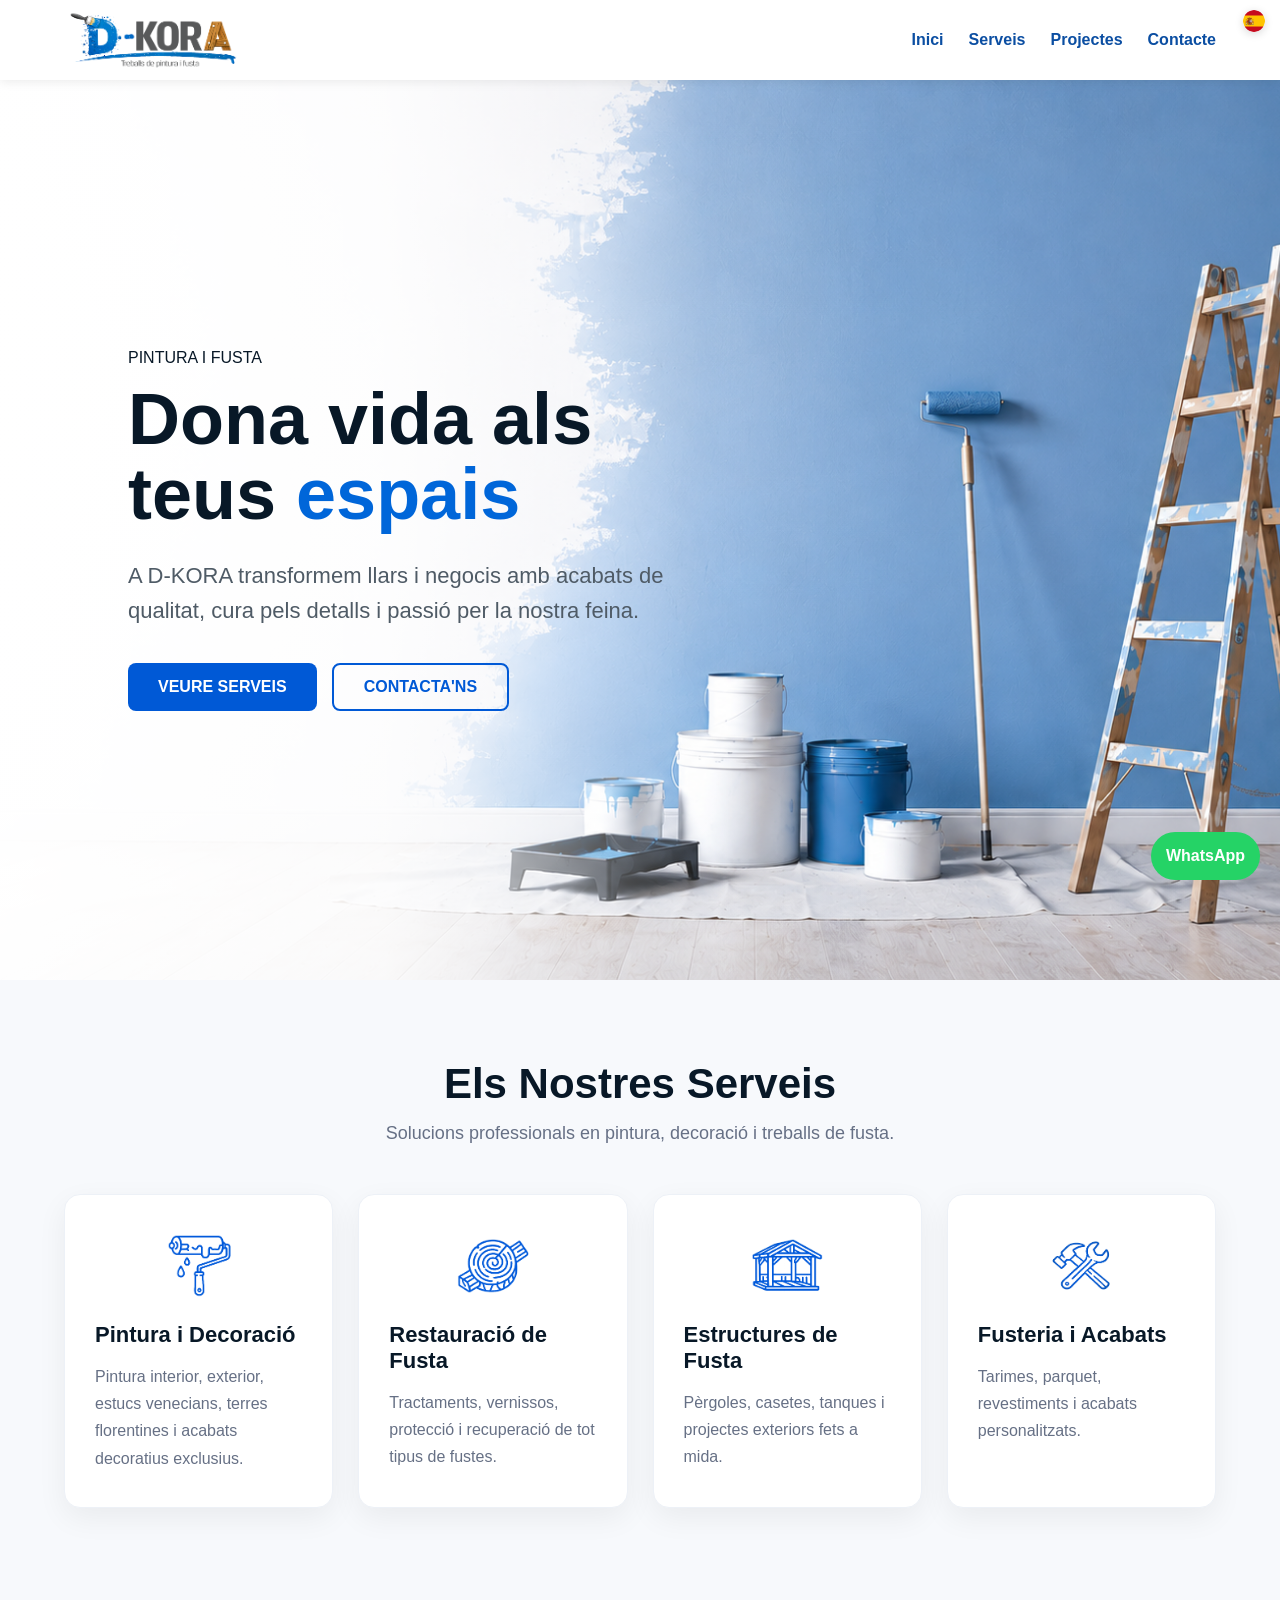
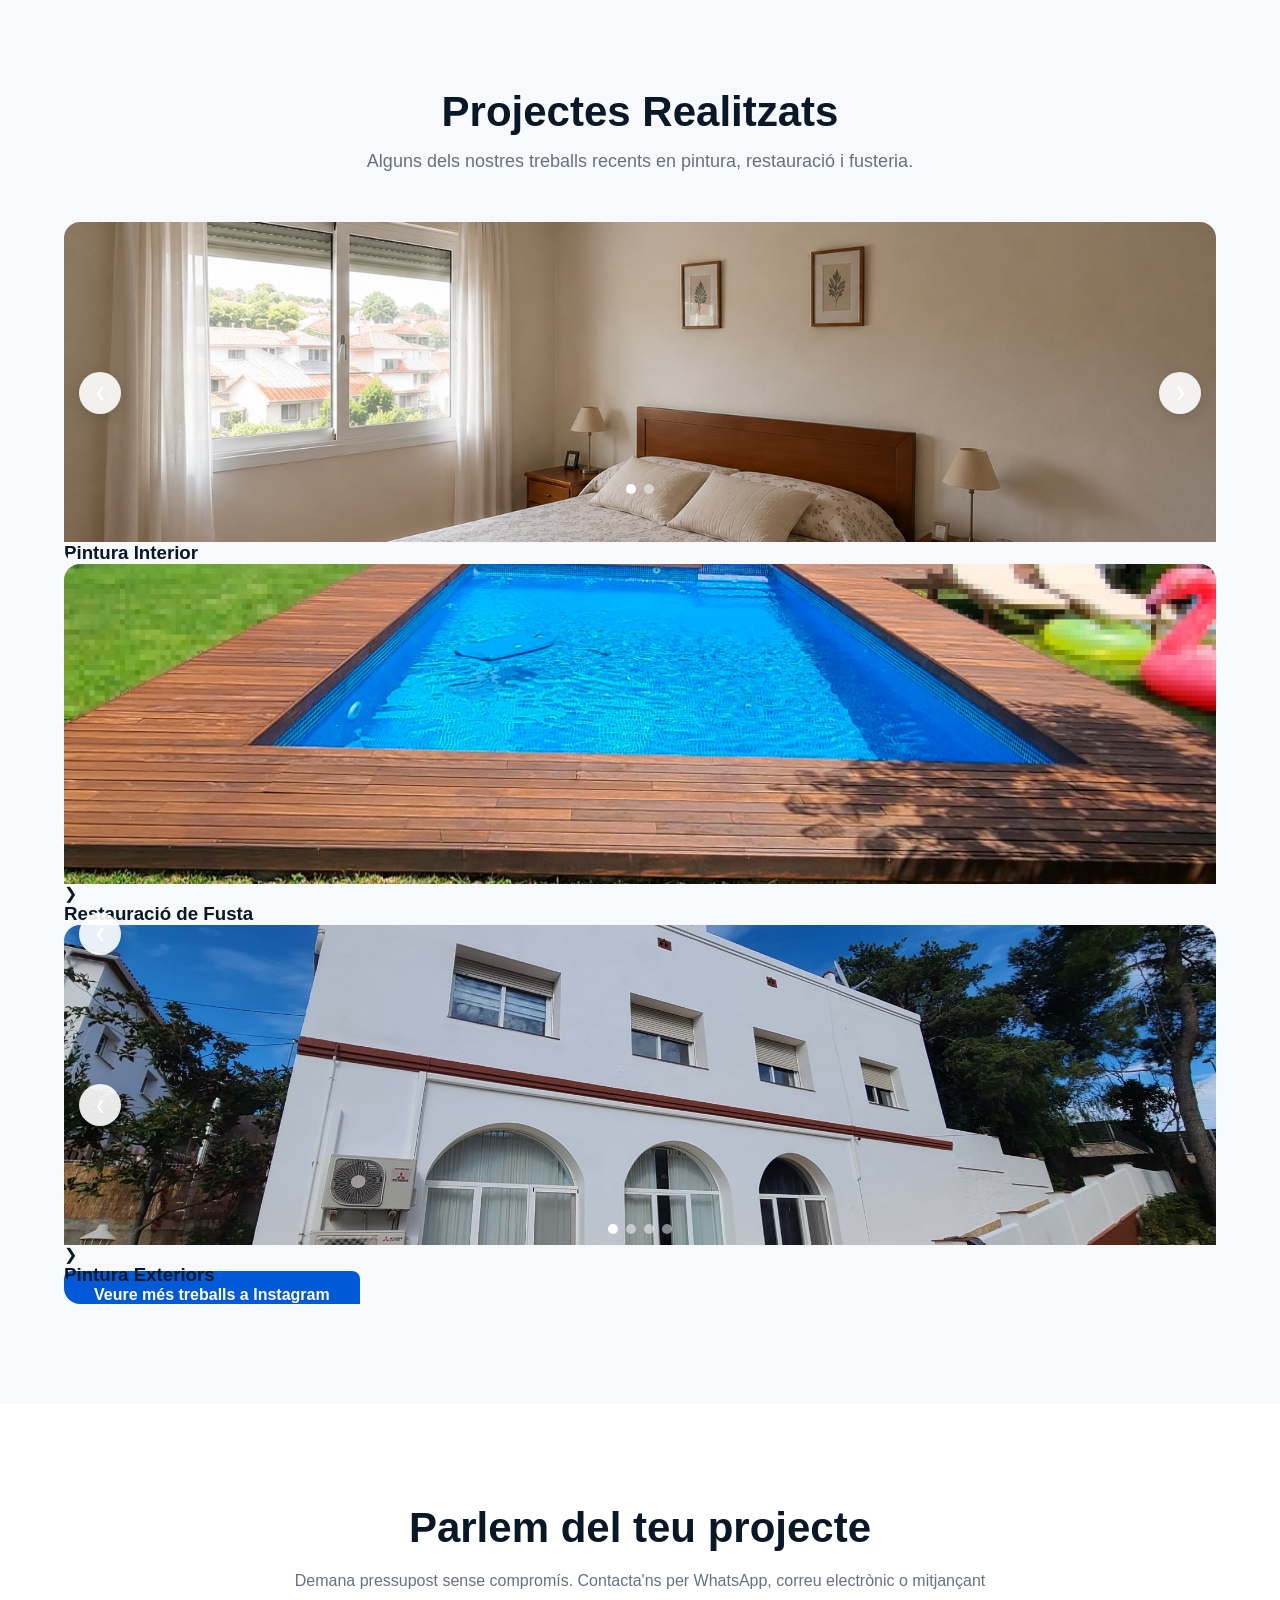
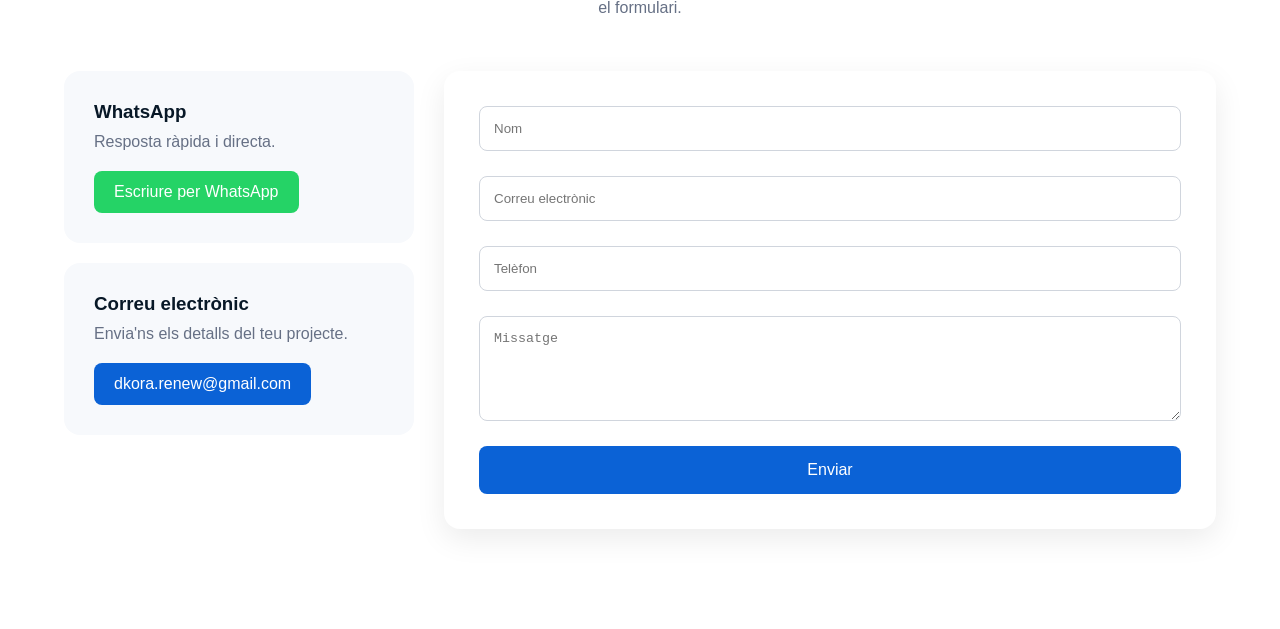
<file: index.html>
<!DOCTYPE html>
<html lang="es">
<head>
<meta charset="UTF-8">
<meta name="viewport" content="width=device-width,initial-scale=1">
<title>D-KORA</title>
<link rel="stylesheet" href="css/styles.css">
</head>
<body>
<header class="header">
<div class="container">
 <a href="#inicio" class="logo">
        <img src="img/logo.png" alt="D-KORA">
    </a>
<nav>
    <a href="#inicio"
       data-cat="Inici"
       data-es="Inicio">
       Inici
    </a>

    <a href="#servicios"
       data-cat="Serveis"
       data-es="Servicios">
       Serveis
    </a>

    <a href="#proyectos"
       data-cat="Projectes"
       data-es="Proyectos">
       Projectes
    </a>

    <a href="#contacto"
       data-cat="Contacte"
       data-es="Contacto">
       Contacte
    </a>
</nav>

<div class="lang-switch">
    <button id="lang-btn" aria-label="Cambiar idioma">
        <img id="lang-flag" src="img/es.png" alt="Cambiar idioma">
    </button>
</div>
 </div>
</header>

<section id="inicio" class="hero">
    <div class="hero-overlay">
        <div class="hero-content">
           <span id="hero-subtitle">PINTURA I FUSTA</span>

<h1 id="hero-title">
    Dona vida als teus <span>espais</span>
</h1>

<p id="hero-text">
    A D-KORA transformem llars i negocis amb acabats de qualitat,
    cura pels detalls i passió per la nostra feina.
</p>



            <div class="hero-buttons">
               <a id="btn-services" href="#servicios" class="btn-primary">
    VEURE SERVEIS
</a>

<a id="btn-contact" href="#contacto" class="btn-secondary">
    CONTACTA'NS
</a>
            </div>
        </div>
    </div>
</section>

<section id="servicios" class="section services">

    <div class="container">

        <h2 data-cat="Els Nostres Serveis" data-es="Nuestros Servicios">
            Els Nostres Serveis
        </h2>

        <p class="section-subtitle"
           data-cat="Solucions professionals en pintura, decoració i treballs de fusta."
           data-es="Soluciones profesionales en pintura, decoración y trabajos de madera.">
            Solucions professionals en pintura, decoració i treballs de fusta.
        </p>

        <div class="services-grid">

            <div class="service-card">
                <div class="service-icon">
                   <img src="img/ic_paint.png" alt="D-KORA" class="icon">
               </div>

                <h3 data-cat="Pintura i Decoració"
                    data-es="Pintura y Decoración">
                    Pintura i Decoració
                </h3>

                <p>
                    Pintura interior, exterior, estucs venecians,
                    terres florentines i acabats decoratius exclusius.
                </p>
            </div>

            <div class="service-card">
                <div class="service-icon">
                  <img src="img/ic_wood.png" alt="D-KORA" class="icon">
                </div>

                <h3 data-cat="Restauració de Fusta"
                    data-es="Restauración de Madera">
                    Restauració de Fusta
                </h3>

                <p>
                    Tractaments, vernissos, protecció i
                    recuperació de tot tipus de fustes.
                </p>
            </div>

            <div class="service-card">
                <div class="service-icon">
                 <img src="img/ic_structure.png" alt="D-KORA" class="icon">  
                </div>

                <h3 data-cat="Estructures de Fusta"
                    data-es="Estructuras de Madera">
                    Estructures de Fusta
                </h3>

                <p>
                    Pèrgoles, casetes, tanques i
                    projectes exteriors fets a mida.
                </p>
            </div>

            <div class="service-card">
                <div class="service-icon">
                   <img src="img/ic_maint.png" alt="D-KORA" class="icon">  
                </div>

                <h3 data-cat="Fusteria i Acabats"
                    data-es="Carpintería y Acabados">
                    Fusteria i Acabats
                </h3>

                <p>
                    Tarimes, parquet, revestiments i
                    acabats personalitzats.
                </p>
            </div>

        </div>

    </div>

</section>

<section id="proyectos" class="projects">

    <div class="container">

        <h2>Projectes Realitzats</h2>

        <p class="section-subtitle">
            Alguns dels nostres treballs recents en pintura,
            restauració i fusteria.
        </p>
<div class="project-card large">

    <button class="arrow prev">❮</button>

    <img
        src="img/projects/paint1.png"
        class="project-image"
        data-images="img/projects/paint1.png,img/projects/paint2.png">

    <button class="arrow next">❯</button>

    <div class="dots"></div>

    <div class="project-info">
        <h3>Pintura Interior</h3>
    </div>

</div>
 
<div class="project-card">

    <button class="arrow prev">❮</button>

    <img
        src="img/projects/fusta1.png"
        class="project-image"
        data-images="img/projects/fusta1.png,img/projects/fusta2.png,img/projects/fusta3.jpg,img/projects/fusta4.jpg>

    <button class="arrow next">❯</button>
    <div class="dots"></div>

    <div class="project-info">
        <h3>Restauració de Fusta</h3>
    </div>

 <div class="project-card">

    <button class="arrow prev">❮</button>

    <img
        src="img/projects/fachada1.jpeg"
        class="project-image"
        data-images="img/projects/fachada1.jpeg,img/projects/fachada2.jpeg>

    <button class="arrow next">❯</button>
    <div class="dots"></div>

    <div class="project-info">
        <h3>Pintura Exteriors</h3>
    </div>

</div>

  

        <a
            href="https://www.instagram.com/dkora.renew/"
            target="_blank"
            class="btn-primary">
            Veure més treballs a Instagram
        </a>

    </div>

</section>
<section id="contacto" class="contact-section">

    <div class="container">

        <div class="contact-header">
            <h2>Parlem del teu projecte</h2>
            <p>
                Demana pressupost sense compromís.
                Contacta'ns per WhatsApp, correu electrònic
                o mitjançant el formulari.
            </p>
        </div>

        <div class="contact-grid">

            <div class="contact-info">

                <div class="contact-card">
                    <h3>WhatsApp</h3>
                    <p>Resposta ràpida i directa.</p>

                    <a
                        href="https://wa.me/34695128350"
                        target="_blank"
                        class="contact-btn whatsapp-btn">
                        Escriure per WhatsApp
                    </a>
                </div>

                <div class="contact-card">
                    <h3>Correu electrònic</h3>
                    <p>Envia'ns els detalls del teu projecte.</p>

                    <a
                        href="mailto:dkora.renew@gmail.com"
                        class="contact-btn">
                        dkora.renew@gmail.com
                    </a>
                </div>

            </div>

         <form id="contact-form" class="contact-form">

    <input
        type="text"
        id="nombre"
        placeholder="Nom"
        required>

    <input
        type="email"
        id="email"
        placeholder="Email"
        required>

    <input
        type="tel"
        id="telefono"
        placeholder="Telèfon">

    <textarea
        id="mensaje"
        rows="5"
        placeholder="Explica'ns el teu projecte"
        required></textarea>

    <button id="btn-enviar" type="submit">
    Sol·licitar pressupost
</button>
     

</form>
           
        </div>

    </div>

</section>

<a class="whatsapp" href="https://wa.me/34695128350" target="_blank">WhatsApp</a>

<script src="js/main.js"></script>
</body>
</html>
</file>
<file: css/styles.css>
*{
    margin:0;
    padding:0;
    box-sizing:border-box;
}

html{
    scroll-behavior:smooth;
}

body{
    font-family:Arial,sans-serif;
    color:#081827;
}

.container{
    width:min(1200px,90%);
    margin:auto;
}

/* HEADER */

.header{
    position:sticky;
    top:0;
    background:#fff;
    padding:10px 0;
    box-shadow:0 2px 10px rgba(0,0,0,.08);
    z-index:1000;
    position:relative;
}

.header .container{
    display:flex;
    justify-content:space-between;
    align-items:center;
}

.logo{
    display:flex;
    align-items:center;
    text-decoration:none;
}

.logo img{
    height:60px;
    width:auto;
    display:block;
}

nav{
    display:flex;
    align-items:center;
    gap:25px;
}

nav a{
    text-decoration:none;
    color:#0b4ea2;
    font-weight:600;
    transition:.3s;
}

nav a:hover{
    color:#0059d6;
}

/* IDIOMA */

.lang-switch{
    position:absolute;
    top:10px;
    right:15px;
    z-index:2000;
}

#lang-btn{
    background:none;
    border:none;
    padding:0;
    margin:0;
    cursor:pointer;
    display:flex;
    align-items:center;
    justify-content:center;
}

#lang-flag{
    width:22px;
    height:22px;
    display:block;
    border-radius:50%;
    box-shadow:0 2px 8px rgba(0,0,0,.15);
    transition:.3s;
}

#lang-flag:hover{
    transform:scale(1.1);
}

/* HERO */

.hero{
    min-height:100vh;
    background-image:
        linear-gradient(
            90deg,
            rgba(255,255,255,0.97) 0%,
            rgba(255,255,255,0.85) 30%,
            rgba(255,255,255,0.10) 55%,
            rgba(255,255,255,0) 70%
        ),
        url("../img/hero-bg.png");

    background-size:cover;
    background-position:center;
    display:flex;
    align-items:center;
}

.hero-overlay{
    width:100%;
}

.hero-content{
    max-width:550px;
    margin-left:10%;
}

.hero-subtitle{
    color:#0059d6;
    font-size:14px;
    font-weight:700;
    letter-spacing:1px;
}

.hero h1{
    font-size:72px;
    line-height:1.05;
    margin:15px 0 25px;
    color:#081827;
}

.hero h1 span{
    color:#0066d9;
}

.hero p{
    font-size:22px;
    line-height:1.6;
    color:#4f5b66;
    margin-bottom:35px;
}

/* BOTONES */

.hero-buttons{
    display:flex;
    gap:15px;
    flex-wrap:wrap;
}

.btn-primary{
    background:#0059d6;
    color:white;
    padding:15px 30px;
    border-radius:8px;
    text-decoration:none;
    font-weight:600;
    transition:.3s;
}

.btn-primary:hover{
    transform:translateY(-2px);
}

.btn-secondary{
    border:2px solid #0059d6;
    color:#0059d6;
    padding:13px 30px;
    border-radius:8px;
    text-decoration:none;
    font-weight:600;
    transition:.3s;
}

.btn-secondary:hover{
    background:#0059d6;
    color:white;
}

.btn{
    display:inline-block;
    margin-top:20px;
    background:#0b62d6;
    color:#fff;
    padding:12px 20px;
    border-radius:8px;
    text-decoration:none;
}

/* SECCIONES */

.section{
    padding:80px 0;
}

.alt{
    background:#f5f7fb;
}


/* GRID */

.grid{
    display:grid;
    grid-template-columns:repeat(auto-fit,minmax(220px,1fr));
    gap:20px;
    margin-top:30px;
}

.card{
    background:#fff;
    padding:30px;
    border-radius:12px;
    box-shadow:0 2px 10px rgba(0,0,0,.08);
    transition:.3s;
}

.card:hover{
    transform:translateY(-5px);
}

/* FORMULARIO */

form{
    display:grid;
    gap:10px;
}

input,
textarea{
    padding:12px;
    border:1px solid #ddd;
    border-radius:8px;
}

button{
    padding:12px;
    background:#0b62d6;
    color:#fff;
    border:0;
    border-radius:8px;
    cursor:pointer;
}

/* WHATSAPP */

.whatsapp{
    position:fixed;
    right:20px;
    bottom:20px;
    background:#25D366;
    color:#fff;
    padding:15px;
    border-radius:50px;
    text-decoration:none;
    font-weight:600;
    z-index:999;
}

/* SERVICIOS */

.services{
    background:#f7f9fc;
}

.services h2{
    text-align:center;
    font-size:42px;
    margin-bottom:15px;
}

.section-subtitle{
    text-align:center;
    color:#667085;
    max-width:700px;
    margin:0 auto 50px;
    font-size:18px;
}

.services-grid{
    display:grid;
    grid-template-columns:repeat(auto-fit,minmax(260px,1fr));
    gap:25px;
}

.service-card{
    background:#fff;
    padding:35px 30px;
    border-radius:16px;
    box-shadow:0 10px 30px rgba(0,0,0,.06);
    transition:.3s;
    border:1px solid #edf1f7;
}

.service-card:hover{
    transform:translateY(-8px);
    box-shadow:0 20px 40px rgba(0,0,0,.12);
}

.service-icon{
    margin-bottom:20px;
    display:flex;
    justify-content:center;
}

.icon{
    width:72px;
    height:72px;
    object-fit:contain;
    display:block;
}

.service-card h3{
    font-size:22px;
    margin-bottom:15px;
    color:#081827;
}

.service-card p{
    color:#667085;
    line-height:1.7;
}

/*PROJECTS*/
.projects{
    padding:100px 0;
    background:#f7f9fc;
}

.projects h2{
    text-align:center;
    font-size:42px;
    margin-bottom:15px;
}

.projects-grid{
    margin-top:50px;
    display:grid;
    grid-template-columns:repeat(2,1fr);
    gap:25px;
}

.project-card{
    position:relative;
    overflow:hidden;
    border-radius:16px;
    cursor:pointer;
}
.project-card{
    position:relative;
}

.project-category{
    margin-bottom:60px;
}

.project-category h3{
    margin-bottom:20px;
    font-size:28px;
}

.mini-carousel{
    display:flex;
    align-items:center;
    gap:15px;
}

.carousel-images{
    display:flex;
    gap:15px;
    overflow-x:auto;
    scroll-behavior:smooth;
    flex:1;
}

.carousel-images::-webkit-scrollbar{
    display:none;
}

.carousel-images img{
    width:350px;
    height:250px;
    object-fit:cover;
    border-radius:16px;
    flex-shrink:0;
}

.carousel-prev,
.carousel-next{
    width:45px;
    height:45px;
    border:none;
    border-radius:50%;
    cursor:pointer;
}

.arrow{
    position:absolute;
    top:50%;
    transform:translateY(-50%);

    width:42px;
    height:42px;

    border:none;
    border-radius:50%;

    background:rgba(255,255,255,.9);

    display:flex;
    align-items:center;
    justify-content:center;

    cursor:pointer;
    z-index:10;

    box-shadow:0 4px 15px rgba(0,0,0,.15);
}

.prev{
    left:15px;
}

.next{
    right:15px;
}

.dots{
    position:absolute;
    bottom:70px;
    left:50%;
    transform:translateX(-50%);

    display:flex;
    gap:8px;

    z-index:10;
}

.dot{
    width:10px;
    height:10px;
    border-radius:50%;

    background:rgba(255,255,255,.5);

    transition:.3s;
}

.dot.active{
    background:#fff;
}

.project-image{
    width:100%;
    height:320px;
    object-fit:cover;
    display:block;
}

/* CONTACTO */
.contact-section{
    padding:100px 0;
    background:#ffffff;
}

.contact-header{
    text-align:center;
    max-width:700px;
    margin:0 auto 50px;
}

.contact-header h2{
    font-size:42px;
    margin-bottom:15px;
}

.contact-header p{
    color:#667085;
    line-height:1.7;
}

.contact-grid{
    display:grid;
    grid-template-columns:350px 1fr;
    gap:30px;
}

.contact-info{
    display:flex;
    flex-direction:column;
    gap:20px;
}

.contact-card{
    background:#f7f9fc;
    padding:30px;
    border-radius:16px;
}

.contact-card h3{
    margin-bottom:10px;
}

.contact-card p{
    margin-bottom:20px;
    color:#667085;
}

.contact-btn{
    display:inline-block;
    padding:12px 20px;
    background:#0b62d6;
    color:#fff;
    text-decoration:none;
    border-radius:8px;
}

.whatsapp-btn{
    background:#25D366;
}

.contact-form{
    background:#fff;
    padding:35px;
    border-radius:16px;
    box-shadow:0 10px 30px rgba(0,0,0,.08);
}

.contact-form input,
.contact-form textarea{
    width:100%;
    padding:14px;
    border:1px solid #d0d5dd;
    border-radius:8px;
    margin-bottom:15px;
}

.contact-form button{
    width:100%;
    background:#0b62d6;
    color:#fff;
    padding:15px;
    border:none;
    border-radius:8px;
    font-size:16px;
    cursor:pointer;
}

/* RESPONSIVE */

@media (max-width:768px){

.lang-switch{
    top:8px;
    right:8px;
}

#lang-flag{
    width:20px;
    height:20px;
}

   .header .container{
    flex-direction:column;
    gap:15px;
    position:relative;
}

    nav{
        flex-wrap:wrap;
        justify-content:center;
        gap:15px;
    }

    .hero{
        min-height:90vh;
        background-position:center;
    }

    .hero-content{
        margin:0 20px;
        max-width:100%;
    }

    .hero h1{
        font-size:48px;
    }

    .hero p{
        font-size:18px;
    }

    .logo img{
        height:50px;
    }

    /* SERVICIOS */

.services h2{
    font-size:32px;
}

.section-subtitle{
    font-size:16px;
    margin-bottom:35px;
    padding:0 10px;
}

.services-grid{
    grid-template-columns:1fr;
    gap:20px;
}

.service-card{
    padding:25px 20px;
}

.service-icon{
    margin-bottom:20px;
    display:flex;
    justify-content:center;
}

.icon{
    width:48px;
    height:48px;
    object-fit:contain;
    display:block;
}

.service-card h3{
    font-size:20px;
}

.service-card p{
    font-size:15px;
    line-height:1.6;
}

    /*PROJECTS*/
    .projects-grid{
    grid-template-columns:1fr;
}

.large{
    grid-column:span 1;
}

.project-image{
    height:240px;
}

.arrow{
    width:36px;
    height:36px;
}

    /*CONTACTO*/
    .contact-grid{
    grid-template-columns:1fr;
}
}
@media (max-width:1024px){

    .services-grid{
        grid-template-columns:repeat(2,1fr);
    }

}
</file>
